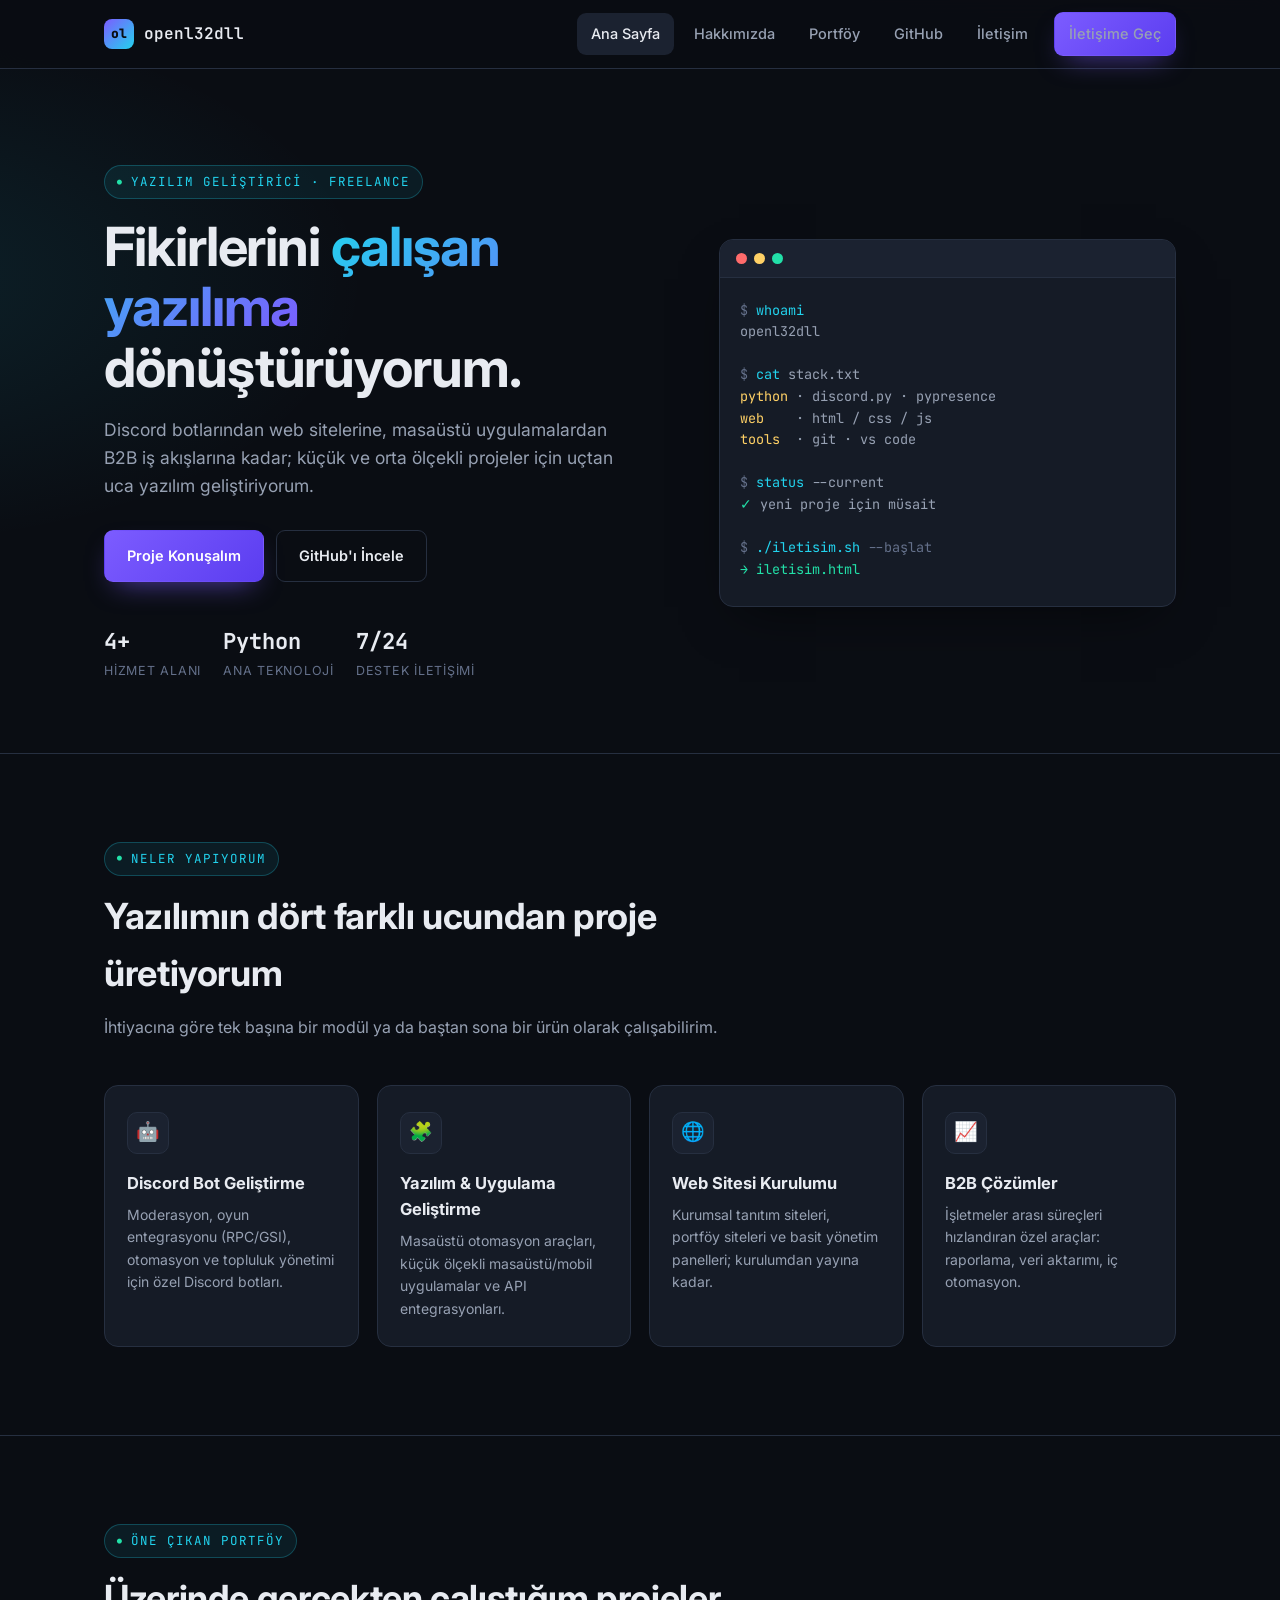
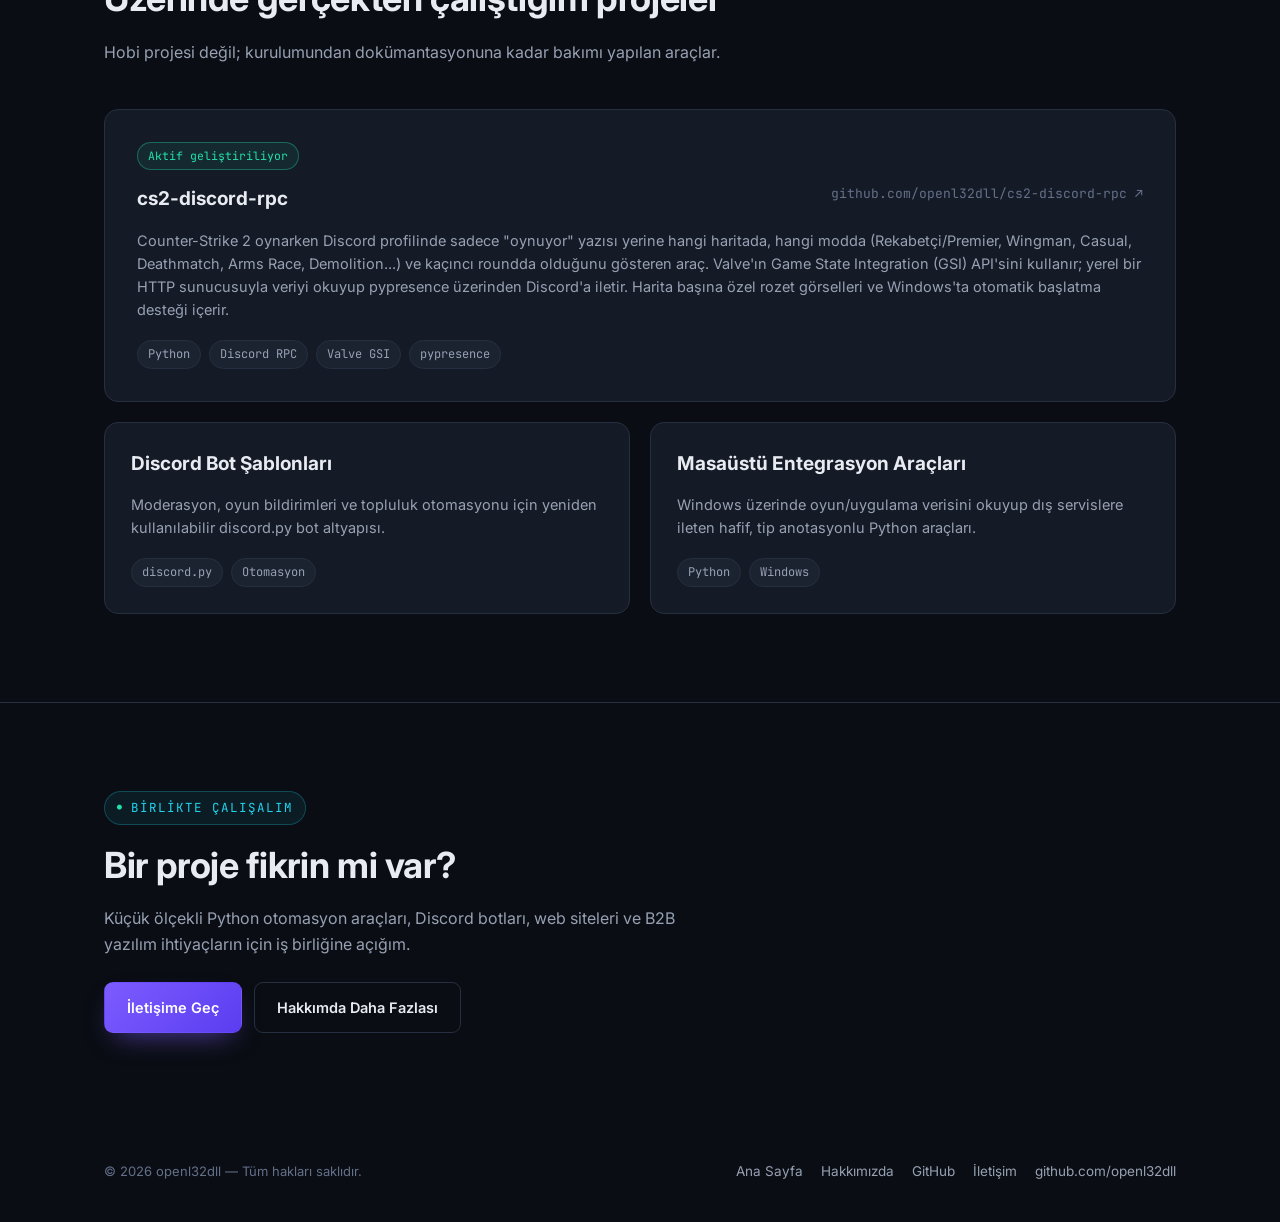
<file: index.html>
<!doctype html>
<html lang="tr">
<head>
<meta charset="UTF-8" />
<meta name="viewport" content="width=device-width, initial-scale=1.0" />
<title>openl32dll — Yazılım Geliştirici</title>
<meta name="description" content="openl32dll — Discord botları, masaüstü/mobil uygulama geliştirme, web sitesi kurulumu ve B2B yazılım çözümleri." />
<link rel="icon" href="data:,">
<link rel="preconnect" href="https://fonts.googleapis.com">
<link href="https://fonts.googleapis.com/css2?family=Inter:wght@400;500;600;700;800&family=JetBrains+Mono:wght@400;500;600&display=swap" rel="stylesheet">
<link rel="stylesheet" href="assets/css/style.css" />
</head>
<body>

<nav class="nav">
  <div class="container">
    <a href="index.html" class="brand">
      <span class="brand-mark">ol</span>
      openl32dll
    </a>
    <button class="nav-toggle" aria-label="Menüyü aç" aria-expanded="false">☰</button>
    <div class="nav-links">
      <a href="index.html" class="active">Ana Sayfa</a>
      <a href="hakkimizda.html">Hakkımızda</a>
      <a href="index.html#portfoy">Portföy</a>
      <a href="github.html">GitHub</a>
      <a href="iletisim.html">İletişim</a>
      <a href="iletisim.html" class="btn btn-primary nav-cta">İletişime Geç</a>
    </div>
  </div>
</nav>

<header class="hero">
  <div class="container hero-grid">
    <div>
      <span class="eyebrow">Yazılım Geliştirici · Freelance</span>
      <h1>Fikirlerini <span>çalışan yazılıma</span> dönüştürüyorum.</h1>
      <p class="lead">
        Discord botlarından web sitelerine, masaüstü uygulamalardan B2B iş
        akışlarına kadar; küçük ve orta ölçekli projeler için uçtan uca
        yazılım geliştiriyorum.
      </p>
      <div class="hero-actions">
        <a href="iletisim.html" class="btn btn-primary">Proje Konuşalım</a>
        <a href="github.html" class="btn btn-ghost">GitHub'ı İncele</a>
      </div>
      <div class="hero-meta">
        <div><strong>4+</strong><span>Hizmet Alanı</span></div>
        <div><strong>Python</strong><span>Ana Teknoloji</span></div>
        <div><strong>7/24</strong><span>Destek İletişimi</span></div>
      </div>
    </div>

    <div class="terminal">
      <div class="terminal-bar"><span></span><span></span><span></span></div>
      <pre><span class="c3">$</span> <span class="c1">whoami</span>
openl32dll

<span class="c3">$</span> <span class="c1">cat</span> stack.txt
<span class="c4">python</span> · discord.py · pypresence
<span class="c4">web</span>    · html / css / js
<span class="c4">tools</span>  · git · vs code

<span class="c3">$</span> <span class="c1">status</span> --current
<span class="c2">✓</span> yeni proje için müsait

<span class="c3">$</span> <span class="c1">./iletisim.sh</span> <span class="c3">--başlat</span>
<span class="c2">→ iletisim.html</span></pre>
    </div>
  </div>
</header>

<section class="section" id="hizmetler">
  <div class="container">
    <div class="section-head">
      <span class="eyebrow">Neler Yapıyorum</span>
      <h2>Yazılımın dört farklı ucundan proje üretiyorum</h2>
      <p>İhtiyacına göre tek başına bir modül ya da baştan sona bir ürün olarak çalışabilirim.</p>
    </div>

    <div class="services-grid">
      <div class="service-card">
        <div class="service-icon">🤖</div>
        <h3>Discord Bot Geliştirme</h3>
        <p>Moderasyon, oyun entegrasyonu (RPC/GSI), otomasyon ve topluluk yönetimi için özel Discord botları.</p>
      </div>
      <div class="service-card">
        <div class="service-icon">🧩</div>
        <h3>Yazılım &amp; Uygulama Geliştirme</h3>
        <p>Masaüstü otomasyon araçları, küçük ölçekli masaüstü/mobil uygulamalar ve API entegrasyonları.</p>
      </div>
      <div class="service-card">
        <div class="service-icon">🌐</div>
        <h3>Web Sitesi Kurulumu</h3>
        <p>Kurumsal tanıtım siteleri, portföy siteleri ve basit yönetim panelleri; kurulumdan yayına kadar.</p>
      </div>
      <div class="service-card">
        <div class="service-icon">📈</div>
        <h3>B2B Çözümler</h3>
        <p>İşletmeler arası süreçleri hızlandıran özel araçlar: raporlama, veri aktarımı, iç otomasyon.</p>
      </div>
    </div>
  </div>
</section>

<section class="section" id="portfoy">
  <div class="container">
    <div class="section-head">
      <span class="eyebrow">Öne Çıkan Portföy</span>
      <h2>Üzerinde gerçekten çalıştığım projeler</h2>
      <p>Hobi projesi değil; kurulumundan dokümantasyonuna kadar bakımı yapılan araçlar.</p>
    </div>

    <div class="portfolio-grid">
      <div class="project-card featured">
        <span class="status-pill">Aktif geliştiriliyor</span>
        <div class="project-top">
          <h3>cs2-discord-rpc</h3>
          <a class="gh-link" href="https://github.com/openl32dll/cs2-discord-rpc" target="_blank" rel="noopener">github.com/openl32dll/cs2-discord-rpc ↗</a>
        </div>
        <p>
          Counter-Strike 2 oynarken Discord profilinde sadece "oynuyor" yazısı yerine
          hangi haritada, hangi modda (Rekabetçi/Premier, Wingman, Casual, Deathmatch,
          Arms Race, Demolition...) ve kaçıncı roundda olduğunu gösteren araç. Valve'ın
          Game State Integration (GSI) API'sini kullanır; yerel bir HTTP sunucusuyla veriyi
          okuyup pypresence üzerinden Discord'a iletir. Harita başına özel rozet görselleri
          ve Windows'ta otomatik başlatma desteği içerir.
        </p>
        <div class="project-tags">
          <span class="tag">Python</span>
          <span class="tag">Discord RPC</span>
          <span class="tag">Valve GSI</span>
          <span class="tag">pypresence</span>
        </div>
      </div>

      <div class="project-card">
        <div class="project-top">
          <h3>Discord Bot Şablonları</h3>
        </div>
        <p>Moderasyon, oyun bildirimleri ve topluluk otomasyonu için yeniden kullanılabilir discord.py bot altyapısı.</p>
        <div class="project-tags">
          <span class="tag">discord.py</span>
          <span class="tag">Otomasyon</span>
        </div>
      </div>

      <div class="project-card">
        <div class="project-top">
          <h3>Masaüstü Entegrasyon Araçları</h3>
        </div>
        <p>Windows üzerinde oyun/uygulama verisini okuyup dış servislere ileten hafif, tip anotasyonlu Python araçları.</p>
        <div class="project-tags">
          <span class="tag">Python</span>
          <span class="tag">Windows</span>
        </div>
      </div>
    </div>
  </div>
</section>

<section class="section" style="border-bottom:none;">
  <div class="container">
    <div class="section-head" style="margin-bottom:0;">
      <span class="eyebrow">Birlikte Çalışalım</span>
      <h2>Bir proje fikrin mi var?</h2>
      <p>Küçük ölçekli Python otomasyon araçları, Discord botları, web siteleri ve B2B yazılım ihtiyaçların için iş birliğine açığım.</p>
      <div class="hero-actions" style="margin-top:24px;">
        <a href="iletisim.html" class="btn btn-primary">İletişime Geç</a>
        <a href="hakkimizda.html" class="btn btn-ghost">Hakkımda Daha Fazlası</a>
      </div>
    </div>
  </div>
</section>

<footer>
  <div class="container footer-grid">
    <span class="copy">© <span data-year></span> openl32dll — Tüm hakları saklıdır.</span>
    <div class="footer-links">
      <a href="index.html">Ana Sayfa</a>
      <a href="hakkimizda.html">Hakkımızda</a>
      <a href="github.html">GitHub</a>
      <a href="iletisim.html">İletişim</a>
      <a href="https://github.com/openl32dll" target="_blank" rel="noopener">github.com/openl32dll</a>
    </div>
  </div>
</footer>

<script src="assets/js/main.js"></script>
</body>
</html>
</file>
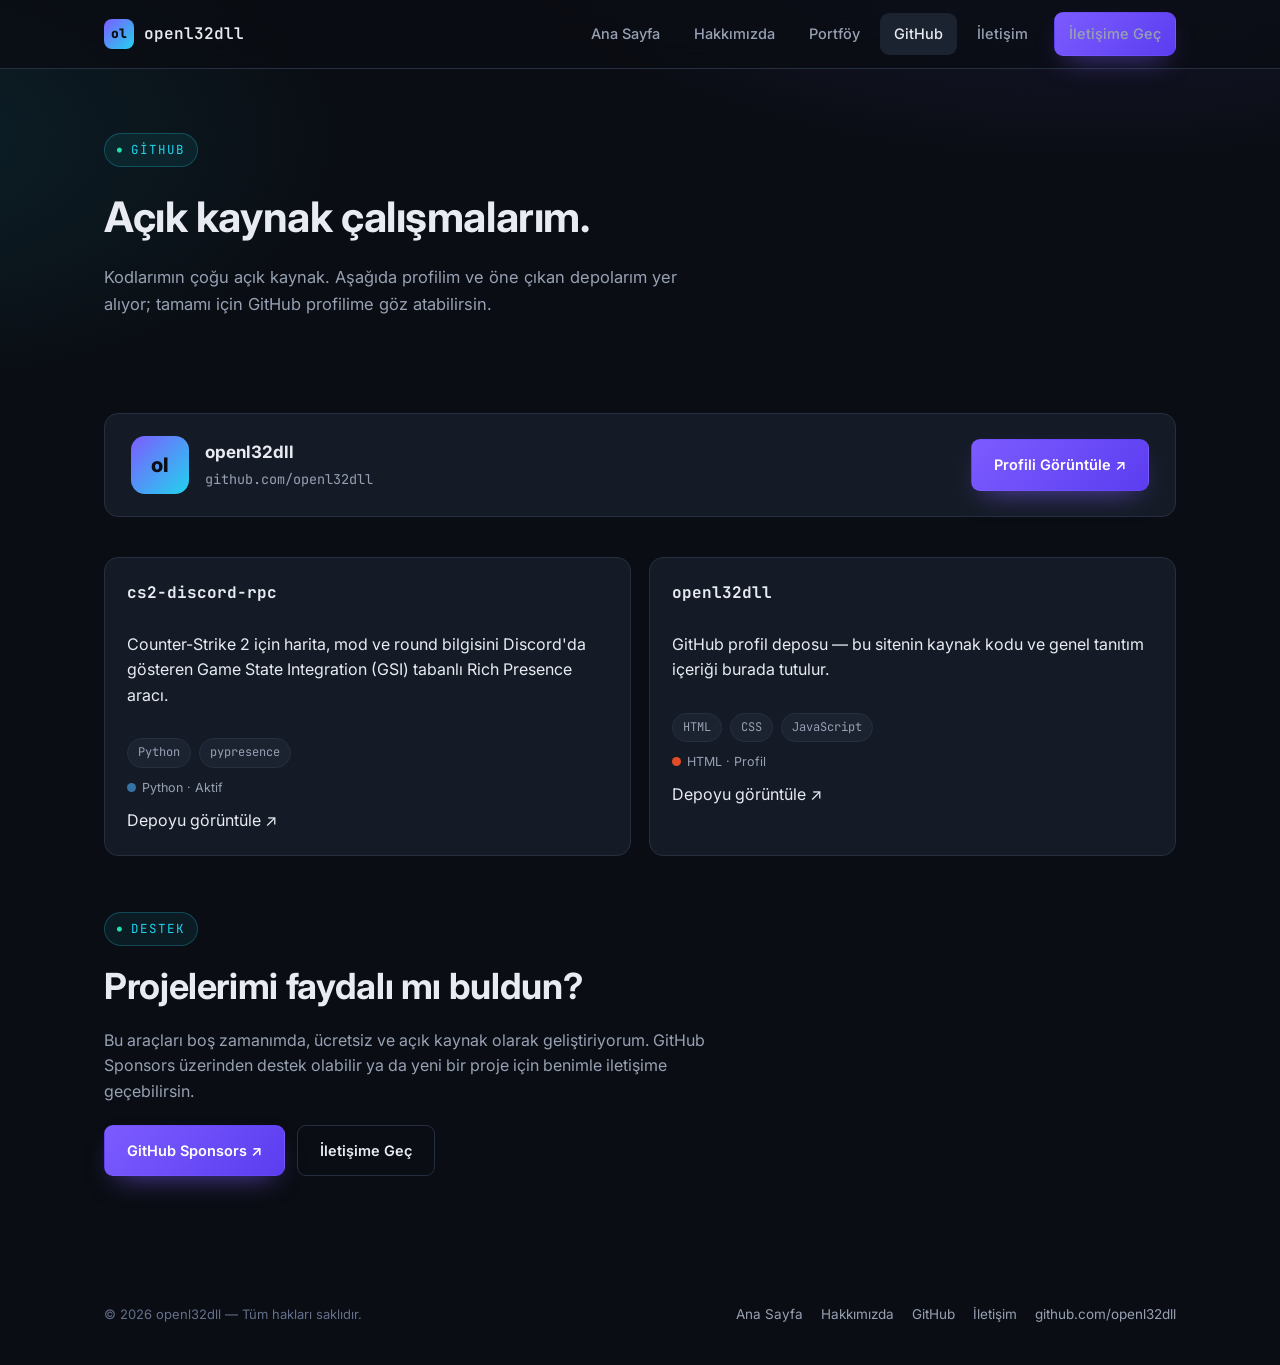
<file: github.html>
<!doctype html>
<html lang="tr">
<head>
<meta charset="UTF-8" />
<meta name="viewport" content="width=device-width, initial-scale=1.0" />
<title>GitHub — openl32dll</title>
<meta name="description" content="openl32dll'nin GitHub profili ve açık kaynak projeleri." />
<link rel="icon" href="data:,">
<link rel="preconnect" href="https://fonts.googleapis.com">
<link href="https://fonts.googleapis.com/css2?family=Inter:wght@400;500;600;700;800&family=JetBrains+Mono:wght@400;500;600&display=swap" rel="stylesheet">
<link rel="stylesheet" href="assets/css/style.css" />
</head>
<body>

<nav class="nav">
  <div class="container">
    <a href="index.html" class="brand">
      <span class="brand-mark">ol</span>
      openl32dll
    </a>
    <button class="nav-toggle" aria-label="Menüyü aç" aria-expanded="false">☰</button>
    <div class="nav-links">
      <a href="index.html">Ana Sayfa</a>
      <a href="hakkimizda.html">Hakkımızda</a>
      <a href="index.html#portfoy">Portföy</a>
      <a href="github.html" class="active">GitHub</a>
      <a href="iletisim.html">İletişim</a>
      <a href="iletisim.html" class="btn btn-primary nav-cta">İletişime Geç</a>
    </div>
  </div>
</nav>

<header class="page-header">
  <div class="container">
    <span class="eyebrow">GitHub</span>
    <h1>Açık kaynak çalışmalarım.</h1>
    <p>Kodlarımın çoğu açık kaynak. Aşağıda profilim ve öne çıkan depolarım yer alıyor;
       tamamı için GitHub profilime göz atabilirsin.</p>
  </div>
</header>

<section class="section" style="border-bottom:none;">
  <div class="container">
    <div class="gh-profile">
      <div class="gh-profile-id">
        <div class="gh-avatar">ol</div>
        <div>
          <strong>openl32dll</strong>
          <span>github.com/openl32dll</span>
        </div>
      </div>
      <a href="https://github.com/openl32dll" target="_blank" rel="noopener" class="btn btn-primary">Profili Görüntüle ↗</a>
    </div>

    <div class="repo-grid">
      <div class="repo-card">
        <div class="repo-card-top">
          <h3>cs2-discord-rpc</h3>
        </div>
        <p>Counter-Strike 2 için harita, mod ve round bilgisini Discord'da gösteren
           Game State Integration (GSI) tabanlı Rich Presence aracı.</p>
        <div class="project-tags">
          <span class="tag">Python</span>
          <span class="tag">pypresence</span>
        </div>
        <div class="repo-lang">
          <span class="lang-dot" style="background:#3572A5;"></span>
          Python · Aktif
        </div>
        <a class="gh-link" href="https://github.com/openl32dll/cs2-discord-rpc" target="_blank" rel="noopener">Depoyu görüntüle ↗</a>
      </div>

      <div class="repo-card">
        <div class="repo-card-top">
          <h3>openl32dll</h3>
        </div>
        <p>GitHub profil deposu — bu sitenin kaynak kodu ve genel tanıtım içeriği burada tutulur.</p>
        <div class="project-tags">
          <span class="tag">HTML</span>
          <span class="tag">CSS</span>
          <span class="tag">JavaScript</span>
        </div>
        <div class="repo-lang">
          <span class="lang-dot" style="background:#e34c26;"></span>
          HTML · Profil
        </div>
        <a class="gh-link" href="https://github.com/openl32dll/openl32dll" target="_blank" rel="noopener">Depoyu görüntüle ↗</a>
      </div>
    </div>

    <div class="section-head" style="margin-top:56px; margin-bottom:0;">
      <span class="eyebrow">Destek</span>
      <h2>Projelerimi faydalı mı buldun?</h2>
      <p>Bu araçları boş zamanımda, ücretsiz ve açık kaynak olarak geliştiriyorum. GitHub Sponsors
         üzerinden destek olabilir ya da yeni bir proje için benimle iletişime geçebilirsin.</p>
      <div class="hero-actions" style="margin-top:20px;">
        <a href="https://github.com/sponsors/openl32dll" target="_blank" rel="noopener" class="btn btn-primary">GitHub Sponsors ↗</a>
        <a href="iletisim.html" class="btn btn-ghost">İletişime Geç</a>
      </div>
    </div>
  </div>
</section>

<footer>
  <div class="container footer-grid">
    <span class="copy">© <span data-year></span> openl32dll — Tüm hakları saklıdır.</span>
    <div class="footer-links">
      <a href="index.html">Ana Sayfa</a>
      <a href="hakkimizda.html">Hakkımızda</a>
      <a href="github.html">GitHub</a>
      <a href="iletisim.html">İletişim</a>
      <a href="https://github.com/openl32dll" target="_blank" rel="noopener">github.com/openl32dll</a>
    </div>
  </div>
</footer>

<script src="assets/js/main.js"></script>
</body>
</html>
</file>
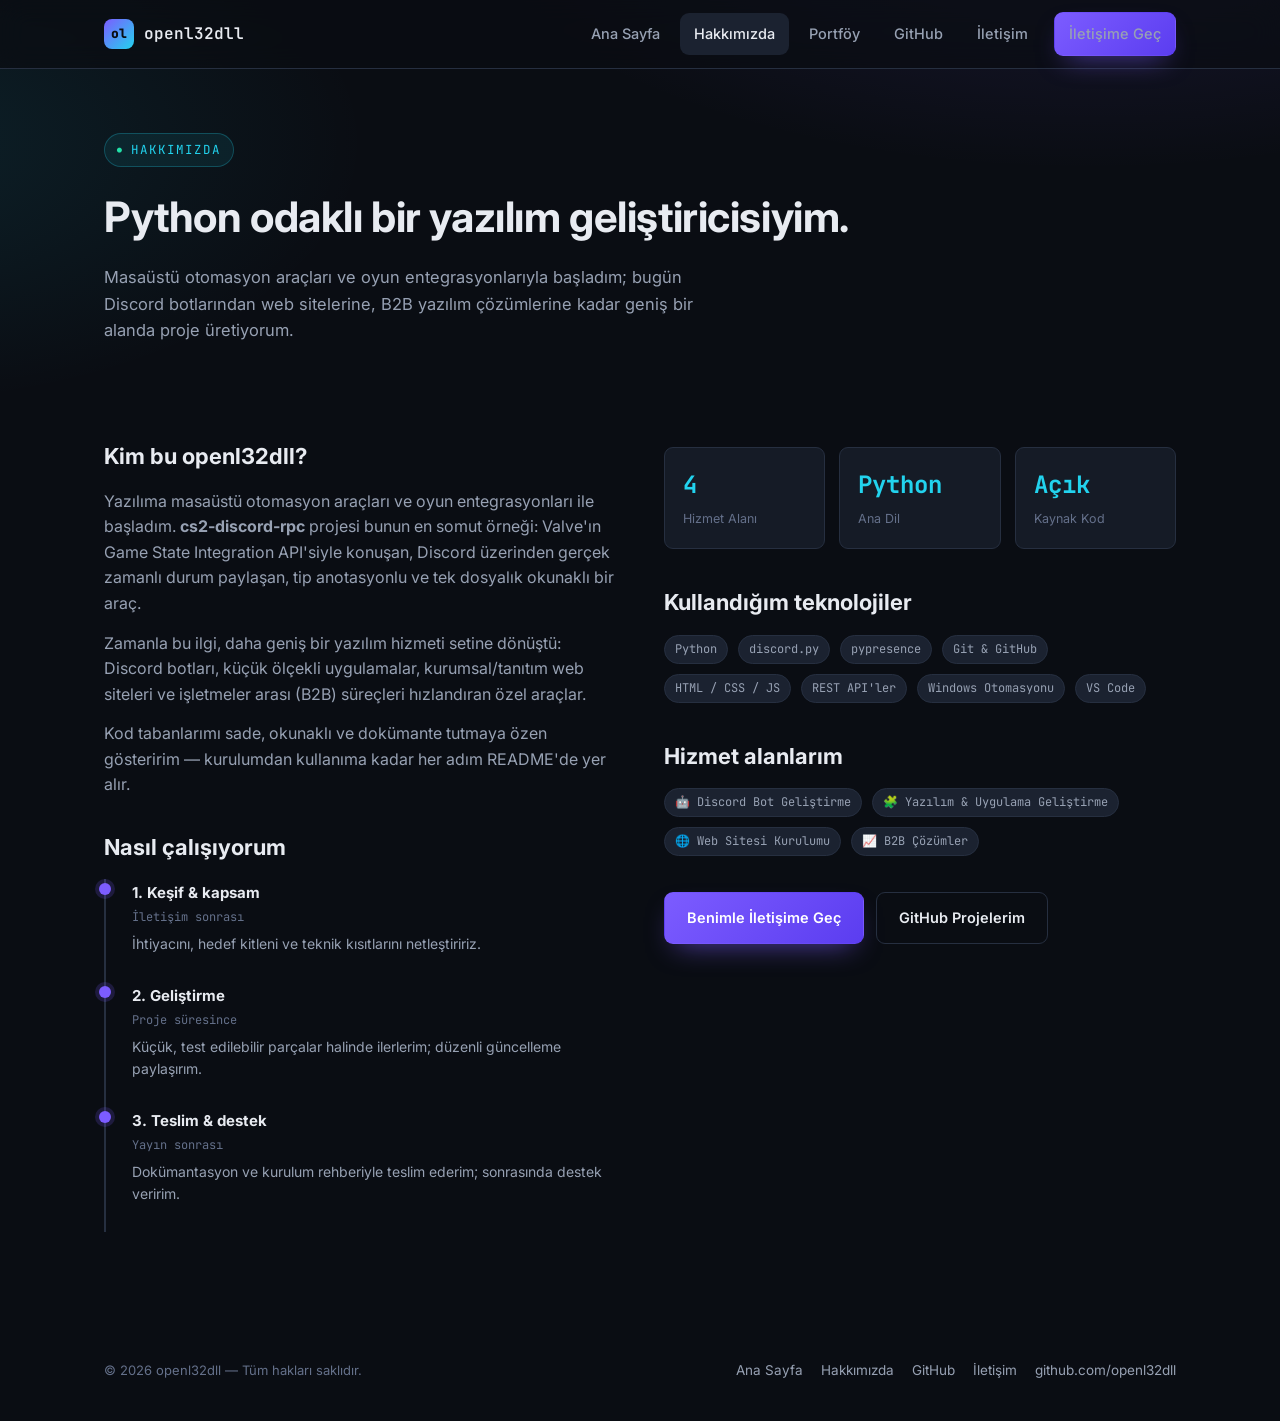
<file: hakkimizda.html>
<!doctype html>
<html lang="tr">
<head>
<meta charset="UTF-8" />
<meta name="viewport" content="width=device-width, initial-scale=1.0" />
<title>Hakkımızda — openl32dll</title>
<meta name="description" content="openl32dll kimdir, hangi teknolojilerle çalışır ve hangi alanlarda hizmet verir?" />
<link rel="icon" href="data:,">
<link rel="preconnect" href="https://fonts.googleapis.com">
<link href="https://fonts.googleapis.com/css2?family=Inter:wght@400;500;600;700;800&family=JetBrains+Mono:wght@400;500;600&display=swap" rel="stylesheet">
<link rel="stylesheet" href="assets/css/style.css" />
</head>
<body>

<nav class="nav">
  <div class="container">
    <a href="index.html" class="brand">
      <span class="brand-mark">ol</span>
      openl32dll
    </a>
    <button class="nav-toggle" aria-label="Menüyü aç" aria-expanded="false">☰</button>
    <div class="nav-links">
      <a href="index.html">Ana Sayfa</a>
      <a href="hakkimizda.html" class="active">Hakkımızda</a>
      <a href="index.html#portfoy">Portföy</a>
      <a href="github.html">GitHub</a>
      <a href="iletisim.html">İletişim</a>
      <a href="iletisim.html" class="btn btn-primary nav-cta">İletişime Geç</a>
    </div>
  </div>
</nav>

<header class="page-header">
  <div class="container">
    <span class="eyebrow">Hakkımızda</span>
    <h1>Python odaklı bir yazılım geliştiricisiyim.</h1>
    <p>Masaüstü otomasyon araçları ve oyun entegrasyonlarıyla başladım; bugün Discord botlarından
       web sitelerine, B2B yazılım çözümlerine kadar geniş bir alanda proje üretiyorum.</p>
  </div>
</header>

<section class="section">
  <div class="container about-grid">
    <div>
      <h2>Kim bu openl32dll?</h2>
      <p>
        Yazılıma masaüstü otomasyon araçları ve oyun entegrasyonları ile başladım.
        <strong>cs2-discord-rpc</strong> projesi bunun en somut örneği: Valve'ın
        Game State Integration API'siyle konuşan, Discord üzerinden gerçek zamanlı
        durum paylaşan, tip anotasyonlu ve tek dosyalık okunaklı bir araç.
      </p>
      <p>
        Zamanla bu ilgi, daha geniş bir yazılım hizmeti setine dönüştü: Discord
        botları, küçük ölçekli uygulamalar, kurumsal/tanıtım web siteleri ve
        işletmeler arası (B2B) süreçleri hızlandıran özel araçlar.
      </p>
      <p>
        Kod tabanlarımı sade, okunaklı ve dokümante tutmaya özen gösteririm —
        kurulumdan kullanıma kadar her adım README'de yer alır.
      </p>

      <h2 style="margin-top:32px;">Nasıl çalışıyorum</h2>
      <ul class="timeline">
        <li>
          <strong>1. Keşif &amp; kapsam</strong>
          <span class="period">İletişim sonrası</span>
          <p>İhtiyacını, hedef kitleni ve teknik kısıtlarını netleştiririz.</p>
        </li>
        <li>
          <strong>2. Geliştirme</strong>
          <span class="period">Proje süresince</span>
          <p>Küçük, test edilebilir parçalar halinde ilerlerim; düzenli güncelleme paylaşırım.</p>
        </li>
        <li>
          <strong>3. Teslim &amp; destek</strong>
          <span class="period">Yayın sonrası</span>
          <p>Dokümantasyon ve kurulum rehberiyle teslim ederim; sonrasında destek veririm.</p>
        </li>
      </ul>
    </div>

    <div>
      <div class="stat-grid">
        <div class="stat-card"><strong>4</strong><span>Hizmet Alanı</span></div>
        <div class="stat-card"><strong>Python</strong><span>Ana Dil</span></div>
        <div class="stat-card"><strong>Açık</strong><span>Kaynak Kod</span></div>
      </div>

      <h2 style="margin-top:36px;">Kullandığım teknolojiler</h2>
      <div class="skills-list">
        <span class="tag">Python</span>
        <span class="tag">discord.py</span>
        <span class="tag">pypresence</span>
        <span class="tag">Git &amp; GitHub</span>
        <span class="tag">HTML / CSS / JS</span>
        <span class="tag">REST API'ler</span>
        <span class="tag">Windows Otomasyonu</span>
        <span class="tag">VS Code</span>
      </div>

      <h2 style="margin-top:36px;">Hizmet alanlarım</h2>
      <div class="skills-list">
        <span class="tag">🤖 Discord Bot Geliştirme</span>
        <span class="tag">🧩 Yazılım &amp; Uygulama Geliştirme</span>
        <span class="tag">🌐 Web Sitesi Kurulumu</span>
        <span class="tag">📈 B2B Çözümler</span>
      </div>

      <div class="hero-actions" style="margin-top:36px;">
        <a href="iletisim.html" class="btn btn-primary">Benimle İletişime Geç</a>
        <a href="github.html" class="btn btn-ghost">GitHub Projelerim</a>
      </div>
    </div>
  </div>
</section>

<footer>
  <div class="container footer-grid">
    <span class="copy">© <span data-year></span> openl32dll — Tüm hakları saklıdır.</span>
    <div class="footer-links">
      <a href="index.html">Ana Sayfa</a>
      <a href="hakkimizda.html">Hakkımızda</a>
      <a href="github.html">GitHub</a>
      <a href="iletisim.html">İletişim</a>
      <a href="https://github.com/openl32dll" target="_blank" rel="noopener">github.com/openl32dll</a>
    </div>
  </div>
</footer>

<script src="assets/js/main.js"></script>
</body>
</html>
</file>
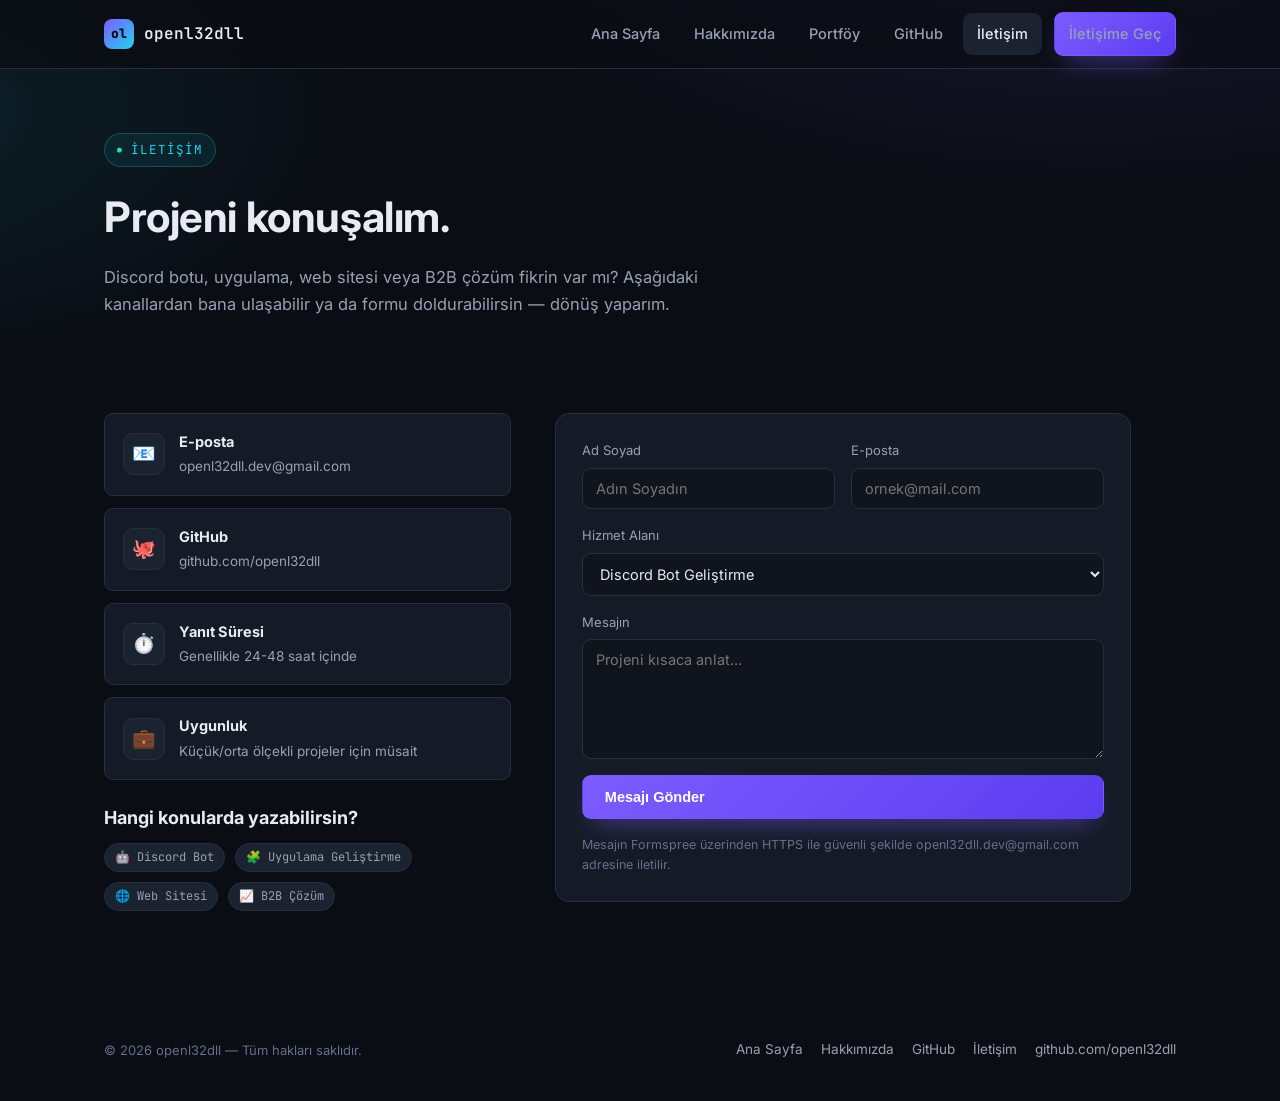
<file: iletisim.html>
<!doctype html>
<html lang="tr">
<head>
<meta charset="UTF-8" />
<meta name="viewport" content="width=device-width, initial-scale=1.0" />
<title>İletişim — openl32dll</title>
<meta name="description" content="Proje teklifin veya sorunun mu var? openl32dll ile e-posta veya GitHub üzerinden iletişime geç." />
<link rel="icon" href="data:,">
<link rel="preconnect" href="https://fonts.googleapis.com">
<link href="https://fonts.googleapis.com/css2?family=Inter:wght@400;500;600;700;800&family=JetBrains+Mono:wght@400;500;600&display=swap" rel="stylesheet">
<link rel="stylesheet" href="assets/css/style.css" />
</head>
<body>

<nav class="nav">
  <div class="container">
    <a href="index.html" class="brand">
      <span class="brand-mark">ol</span>
      openl32dll
    </a>
    <button class="nav-toggle" aria-label="Menüyü aç" aria-expanded="false">☰</button>
    <div class="nav-links">
      <a href="index.html">Ana Sayfa</a>
      <a href="hakkimizda.html">Hakkımızda</a>
      <a href="index.html#portfoy">Portföy</a>
      <a href="github.html">GitHub</a>
      <a href="iletisim.html" class="active">İletişim</a>
      <a href="iletisim.html" class="btn btn-primary nav-cta">İletişime Geç</a>
    </div>
  </div>
</nav>

<header class="page-header">
  <div class="container">
    <span class="eyebrow">İletişim</span>
    <h1>Projeni konuşalım.</h1>
    <p>Discord botu, uygulama, web sitesi veya B2B çözüm fikrin var mı? Aşağıdaki kanallardan
       bana ulaşabilir ya da formu doldurabilirsin — dönüş yaparım.</p>
  </div>
</header>

<section class="section" style="border-bottom:none;">
  <div class="container contact-grid">
    <div>
      <div class="contact-card">
        <div class="service-icon">📧</div>
        <div>
          <strong>E-posta</strong>
          <span>openl32dll.dev@gmail.com</span>
        </div>
      </div>
      <div class="contact-card">
        <div class="service-icon">🐙</div>
        <div>
          <strong>GitHub</strong>
          <span>github.com/openl32dll</span>
        </div>
      </div>
      <div class="contact-card">
        <div class="service-icon">⏱️</div>
        <div>
          <strong>Yanıt Süresi</strong>
          <span>Genellikle 24-48 saat içinde</span>
        </div>
      </div>
      <div class="contact-card">
        <div class="service-icon">💼</div>
        <div>
          <strong>Uygunluk</strong>
          <span>Küçük/orta ölçekli projeler için müsait</span>
        </div>
      </div>

      <div style="margin-top:24px;">
        <h2 style="font-size:18px;margin-bottom:10px;">Hangi konularda yazabilirsin?</h2>
        <div class="skills-list">
          <span class="tag">🤖 Discord Bot</span>
          <span class="tag">🧩 Uygulama Geliştirme</span>
          <span class="tag">🌐 Web Sitesi</span>
          <span class="tag">📈 B2B Çözüm</span>
        </div>
      </div>
    </div>

    <form class="contact-form" id="contact-form" action="https://formspree.io/f/mwlpprye" method="POST">
      <div class="form-row">
        <div class="field">
          <label for="name">Ad Soyad</label>
          <input id="name" name="name" type="text" placeholder="Adın Soyadın" required />
        </div>
        <div class="field">
          <label for="email">E-posta</label>
          <input id="email" name="email" type="email" placeholder="ornek@mail.com" required />
        </div>
      </div>

      <div class="field">
        <label for="topic">Hizmet Alanı</label>
        <select id="topic" name="topic">
          <option>Discord Bot Geliştirme</option>
          <option>Yazılım / Uygulama Geliştirme</option>
          <option>Web Sitesi Kurulumu</option>
          <option>B2B Çözümler</option>
          <option>Diğer</option>
        </select>
      </div>

      <div class="field">
        <label for="message">Mesajın</label>
        <textarea id="message" name="message" placeholder="Projeni kısaca anlat..." required></textarea>
      </div>

      <input type="text" name="_gotcha" style="display:none" tabindex="-1" autocomplete="off" />

      <button type="submit" class="btn btn-primary">Mesajı Gönder</button>
      <span class="form-note" id="form-status">Mesajın Formspree üzerinden HTTPS ile güvenli şekilde openl32dll.dev@gmail.com adresine iletilir.</span>
    </form>
  </div>
</section>

<footer>
  <div class="container footer-grid">
    <span class="copy">© <span data-year></span> openl32dll — Tüm hakları saklıdır.</span>
    <div class="footer-links">
      <a href="index.html">Ana Sayfa</a>
      <a href="hakkimizda.html">Hakkımızda</a>
      <a href="github.html">GitHub</a>
      <a href="iletisim.html">İletişim</a>
      <a href="https://github.com/openl32dll" target="_blank" rel="noopener">github.com/openl32dll</a>
    </div>
  </div>
</footer>

<script src="assets/js/main.js"></script>
</body>
</html>
</file>
<file: assets/css/style.css>
/* openl32dll — kişisel yazılım sitesi
   Tek stil dosyası, tüm sayfalarda ortak kullanılır. */

:root {
  --bg: #0a0d13;
  --bg-alt: #10141d;
  --surface: #151b26;
  --surface-2: #1b2230;
  --border: #262f40;
  --text: #e8ebf1;
  --text-dim: #97a1b3;
  --text-faint: #64708a;
  --accent: #7c5cff;
  --accent-2: #22d3ee;
  --accent-3: #22e0a8;
  --danger: #ff6b6b;
  --radius: 14px;
  --radius-sm: 9px;
  --shadow: 0 20px 50px -20px rgba(0, 0, 0, 0.6);
  --max-w: 1120px;
  --font: "Inter", "Segoe UI", system-ui, -apple-system, sans-serif;
  --font-mono: "JetBrains Mono", "Fira Code", ui-monospace, "SFMono-Regular", Menlo, monospace;
}

* { box-sizing: border-box; }

html { scroll-behavior: smooth; }

body {
  margin: 0;
  background:
    radial-gradient(1100px 520px at 85% -10%, rgba(124, 92, 255, 0.16), transparent 60%),
    radial-gradient(900px 480px at -10% 10%, rgba(34, 211, 238, 0.10), transparent 55%),
    var(--bg);
  color: var(--text);
  font-family: var(--font);
  line-height: 1.6;
  -webkit-font-smoothing: antialiased;
}

img { max-width: 100%; display: block; }
a { color: inherit; text-decoration: none; }

.container {
  max-width: var(--max-w);
  margin: 0 auto;
  padding: 0 24px;
}

/* ---------- Utility ---------- */
.eyebrow {
  display: inline-flex;
  align-items: center;
  gap: 8px;
  font-family: var(--font-mono);
  font-size: 12.5px;
  letter-spacing: 0.08em;
  text-transform: uppercase;
  color: var(--accent-2);
  background: rgba(34, 211, 238, 0.08);
  border: 1px solid rgba(34, 211, 238, 0.25);
  padding: 6px 12px;
  border-radius: 999px;
}
.eyebrow::before { content: "●"; color: var(--accent-3); font-size: 8px; }

.section {
  padding: 88px 0;
  border-bottom: 1px solid var(--border);
}
.section:last-of-type { border-bottom: none; }

.section-head {
  max-width: 620px;
  margin: 0 0 44px;
}
.section-head h2 {
  font-size: clamp(26px, 3.4vw, 36px);
  margin: 12px 0 12px;
  letter-spacing: -0.01em;
}
.section-head p { color: var(--text-dim); font-size: 16px; margin: 0; }

.btn {
  display: inline-flex;
  align-items: center;
  gap: 8px;
  padding: 13px 22px;
  border-radius: var(--radius-sm);
  font-weight: 600;
  font-size: 14.5px;
  border: 1px solid transparent;
  cursor: pointer;
  transition: transform 0.15s ease, border-color 0.15s ease, background 0.15s ease, color .15s ease;
}
.btn-primary {
  background: linear-gradient(135deg, var(--accent), #5b3df0);
  color: #fff;
  box-shadow: 0 12px 28px -12px rgba(124, 92, 255, 0.65);
}
.btn-primary:hover { transform: translateY(-2px); }
.btn-ghost {
  background: transparent;
  border-color: var(--border);
  color: var(--text);
}
.btn-ghost:hover { border-color: var(--accent-2); color: var(--accent-2); }

.tag {
  font-family: var(--font-mono);
  font-size: 12px;
  color: var(--text-dim);
  background: var(--surface-2);
  border: 1px solid var(--border);
  padding: 4px 10px;
  border-radius: 999px;
}

/* ---------- Nav ---------- */
.nav {
  position: sticky;
  top: 0;
  z-index: 50;
  backdrop-filter: blur(14px);
  background: rgba(10, 13, 19, 0.72);
  border-bottom: 1px solid var(--border);
}
.nav .container {
  display: flex;
  align-items: center;
  justify-content: space-between;
  height: 68px;
}
.brand {
  display: flex;
  align-items: center;
  gap: 10px;
  font-family: var(--font-mono);
  font-weight: 600;
  font-size: 16px;
  color: var(--text);
}
.brand-mark {
  width: 30px;
  height: 30px;
  border-radius: 8px;
  background: linear-gradient(135deg, var(--accent), var(--accent-2));
  display: flex;
  align-items: center;
  justify-content: center;
  font-size: 13px;
  color: #0a0d13;
  font-weight: 800;
}
.nav-links {
  display: flex;
  align-items: center;
  gap: 6px;
}
.nav-links a {
  padding: 9px 14px;
  border-radius: var(--radius-sm);
  font-size: 14.5px;
  color: var(--text-dim);
  font-weight: 500;
}
.nav-links a:hover { color: var(--text); background: var(--surface); }
.nav-links a.active { color: var(--text); background: var(--surface-2); }
.nav-cta { margin-left: 6px; }
.nav-toggle {
  display: none;
  background: none;
  border: 1px solid var(--border);
  border-radius: var(--radius-sm);
  color: var(--text);
  padding: 9px 11px;
  cursor: pointer;
}

@media (max-width: 780px) {
  .nav-links { position: fixed; inset: 68px 0 auto 0; flex-direction: column; align-items: stretch;
    background: var(--bg-alt); border-bottom: 1px solid var(--border); padding: 10px 20px 18px;
    gap: 2px; transform-origin: top; transform: scaleY(0); opacity: 0; pointer-events: none;
    transition: transform 0.18s ease, opacity 0.18s ease; }
  .nav-links.open { transform: scaleY(1); opacity: 1; pointer-events: auto; }
  .nav-links a { padding: 12px 10px; }
  .nav-cta { margin-left: 0; }
  .nav-toggle { display: inline-flex; }
}

/* ---------- Hero ---------- */
.hero {
  padding: 96px 0 72px;
  border-bottom: 1px solid var(--border);
}
.hero-grid {
  display: grid;
  grid-template-columns: 1.1fr 0.9fr;
  gap: 56px;
  align-items: center;
}
.hero h1 {
  font-size: clamp(34px, 5vw, 54px);
  line-height: 1.12;
  letter-spacing: -0.02em;
  margin: 18px 0 18px;
}
.hero h1 span {
  background: linear-gradient(135deg, var(--accent-2), var(--accent));
  -webkit-background-clip: text;
  background-clip: text;
  color: transparent;
}
.hero p.lead { color: var(--text-dim); font-size: 17.5px; max-width: 520px; margin: 0 0 30px; }
.hero-actions { display: flex; gap: 12px; flex-wrap: wrap; }
.hero-meta { display: flex; gap: 22px; margin-top: 42px; flex-wrap: wrap; }
.hero-meta div { display: flex; flex-direction: column; gap: 2px; }
.hero-meta strong { font-size: 22px; font-family: var(--font-mono); }
.hero-meta span { font-size: 12.5px; color: var(--text-faint); text-transform: uppercase; letter-spacing: 0.06em; }

.terminal {
  background: var(--surface);
  border: 1px solid var(--border);
  border-radius: var(--radius);
  overflow: hidden;
  box-shadow: var(--shadow);
}
.terminal-bar { display: flex; gap: 7px; padding: 13px 16px; border-bottom: 1px solid var(--border); background: var(--surface-2); }
.terminal-bar span { width: 11px; height: 11px; border-radius: 50%; background: var(--border); }
.terminal-bar span:nth-child(1) { background: #ff6b6b; }
.terminal-bar span:nth-child(2) { background: #ffd166; }
.terminal-bar span:nth-child(3) { background: #22e0a8; }
.terminal pre {
  margin: 0;
  padding: 22px 20px 26px;
  font-family: var(--font-mono);
  font-size: 13.5px;
  color: var(--text-dim);
  overflow-x: auto;
}
.terminal .c1 { color: var(--accent-2); }
.terminal .c2 { color: var(--accent-3); }
.terminal .c3 { color: var(--text-faint); }
.terminal .c4 { color: #ffd166; }

/* ---------- Services ---------- */
.services-grid {
  display: grid;
  grid-template-columns: repeat(4, 1fr);
  gap: 18px;
}
@media (max-width: 980px) { .services-grid { grid-template-columns: repeat(2, 1fr); } }
@media (max-width: 560px) { .services-grid { grid-template-columns: 1fr; } }

.service-card {
  background: var(--surface);
  border: 1px solid var(--border);
  border-radius: var(--radius);
  padding: 26px 22px;
  transition: border-color .15s ease, transform .15s ease;
}
.service-card:hover { border-color: var(--accent); transform: translateY(-3px); }
.service-icon {
  width: 42px; height: 42px; border-radius: 10px;
  display: flex; align-items: center; justify-content: center;
  background: var(--surface-2); border: 1px solid var(--border);
  font-size: 19px; margin-bottom: 16px;
}
.service-card h3 { font-size: 16.5px; margin: 0 0 8px; }
.service-card p { font-size: 14px; color: var(--text-dim); margin: 0; }

/* ---------- Portfolio ---------- */
.portfolio-grid {
  display: grid;
  grid-template-columns: repeat(2, 1fr);
  gap: 20px;
}
@media (max-width: 780px) { .portfolio-grid { grid-template-columns: 1fr; } }

.project-card {
  background: var(--surface);
  border: 1px solid var(--border);
  border-radius: var(--radius);
  padding: 26px;
  display: flex;
  flex-direction: column;
  gap: 14px;
  transition: border-color .15s ease, transform .15s ease;
}
.project-card:hover { border-color: var(--accent-2); transform: translateY(-3px); }
.project-card.featured { grid-column: 1 / -1; padding: 32px; }
.project-top { display: flex; align-items: flex-start; justify-content: space-between; gap: 16px; }
.project-top h3 { margin: 0; font-size: 19px; }
.project-top a.gh-link { color: var(--text-faint); font-size: 13px; font-family: var(--font-mono); }
.project-top a.gh-link:hover { color: var(--accent-2); }
.project-card p { color: var(--text-dim); font-size: 14.5px; margin: 0; }
.project-tags { display: flex; flex-wrap: wrap; gap: 8px; margin-top: 4px; }
.status-pill {
  font-family: var(--font-mono); font-size: 11.5px; padding: 4px 10px; border-radius: 999px;
  border: 1px solid rgba(34, 224, 168, 0.35); background: rgba(34, 224, 168, 0.08); color: var(--accent-3);
  width: fit-content;
}

/* ---------- Page header (inner pages) ---------- */
.page-header { padding: 64px 0 8px; }
.page-header .eyebrow { margin-bottom: 16px; }
.page-header h1 { font-size: clamp(28px, 4vw, 42px); margin: 0 0 14px; letter-spacing: -0.01em; }
.page-header p { color: var(--text-dim); max-width: 620px; font-size: 16.5px; margin: 0; }

/* ---------- About ---------- */
.about-grid {
  display: grid;
  grid-template-columns: 1fr 1fr;
  gap: 48px;
  align-items: start;
}
@media (max-width: 860px) { .about-grid { grid-template-columns: 1fr; } }
.about-grid h2 { font-size: 22px; margin: 0 0 14px; }
.about-grid p { color: var(--text-dim); margin: 0 0 14px; }

.stat-grid { display: grid; grid-template-columns: repeat(3, 1fr); gap: 14px; margin-top: 8px; }
@media (max-width: 560px) { .stat-grid { grid-template-columns: 1fr 1fr; } }
.stat-card { background: var(--surface); border: 1px solid var(--border); border-radius: var(--radius-sm); padding: 18px; }
.stat-card strong { display: block; font-family: var(--font-mono); font-size: 24px; color: var(--accent-2); }
.stat-card span { font-size: 12.5px; color: var(--text-faint); }

.timeline { list-style: none; margin: 0; padding: 0; border-left: 2px solid var(--border); }
.timeline li { position: relative; padding: 2px 0 26px 26px; }
.timeline li::before {
  content: ""; position: absolute; left: -7px; top: 4px; width: 12px; height: 12px;
  border-radius: 50%; background: var(--accent); box-shadow: 0 0 0 4px rgba(124, 92, 255, 0.18);
}
.timeline li strong { display: block; font-size: 15px; margin-bottom: 3px; }
.timeline li span.period { font-family: var(--font-mono); font-size: 12px; color: var(--text-faint); display: block; margin-bottom: 6px; }
.timeline li p { margin: 0; color: var(--text-dim); font-size: 14px; }

.skills-list { display: flex; flex-wrap: wrap; gap: 10px; margin-top: 8px; }

/* ---------- Contact ---------- */
.contact-grid {
  display: grid;
  grid-template-columns: 0.9fr 1.1fr;
  gap: 44px;
  align-items: start;
}
@media (max-width: 860px) { .contact-grid { grid-template-columns: 1fr; } }

.contact-card {
  display: flex;
  align-items: center;
  gap: 14px;
  background: var(--surface);
  border: 1px solid var(--border);
  border-radius: var(--radius-sm);
  padding: 16px 18px;
  margin-bottom: 12px;
}
.contact-card .service-icon { margin-bottom: 0; flex-shrink: 0; }
.contact-card strong { display: block; font-size: 14.5px; }
.contact-card span { font-size: 13.5px; color: var(--text-dim); }

form.contact-form {
  background: var(--surface);
  border: 1px solid var(--border);
  border-radius: var(--radius);
  padding: 26px;
  display: grid;
  gap: 16px;
}
.form-row { display: grid; grid-template-columns: 1fr 1fr; gap: 16px; }
@media (max-width: 560px) { .form-row { grid-template-columns: 1fr; } }
.field { display: flex; flex-direction: column; gap: 7px; }
.field label { font-size: 13px; color: var(--text-dim); }
.field input, .field select, .field textarea {
  background: var(--bg-alt); border: 1px solid var(--border); border-radius: var(--radius-sm);
  padding: 11px 13px; color: var(--text); font-family: var(--font); font-size: 14.5px;
}
.field textarea { resize: vertical; min-height: 120px; }
.field input:focus, .field select:focus, .field textarea:focus { outline: none; border-color: var(--accent); }
.form-note { font-size: 12.5px; color: var(--text-faint); }

/* ---------- GitHub page ---------- */
.gh-profile {
  display: flex;
  align-items: center;
  gap: 18px;
  background: var(--surface);
  border: 1px solid var(--border);
  border-radius: var(--radius);
  padding: 22px 26px;
  margin-bottom: 40px;
  flex-wrap: wrap;
  justify-content: space-between;
}
.gh-profile-id { display: flex; align-items: center; gap: 16px; }
.gh-avatar {
  width: 58px; height: 58px; border-radius: 14px;
  background: linear-gradient(135deg, var(--accent), var(--accent-2));
  display: flex; align-items: center; justify-content: center; font-weight: 800; color: #0a0d13; font-size: 20px;
}
.gh-profile-id strong { font-size: 17px; display: block; }
.gh-profile-id span { color: var(--text-dim); font-size: 13.5px; font-family: var(--font-mono); }

.repo-grid { display: grid; grid-template-columns: repeat(2, 1fr); gap: 18px; }
@media (max-width: 780px) { .repo-grid { grid-template-columns: 1fr; } }
.repo-card {
  background: var(--surface); border: 1px solid var(--border); border-radius: var(--radius);
  padding: 22px; display: flex; flex-direction: column; gap: 10px; transition: border-color .15s ease, transform .15s ease;
}
.repo-card:hover { border-color: var(--accent); transform: translateY(-3px); }
.repo-card-top { display: flex; align-items: center; justify-content: between; gap: 10px; }
.repo-card-top h3 { margin: 0; font-size: 16px; font-family: var(--font-mono); }
.repo-lang { display: flex; align-items: center; gap: 6px; font-size: 12.5px; color: var(--text-dim); }
.lang-dot { width: 9px; height: 9px; border-radius: 50%; }

/* ---------- Footer ---------- */
footer {
  padding: 40px 0;
}
.footer-grid {
  display: flex;
  justify-content: space-between;
  align-items: center;
  flex-wrap: wrap;
  gap: 18px;
}
.footer-links { display: flex; gap: 18px; flex-wrap: wrap; }
.footer-links a { color: var(--text-dim); font-size: 13.5px; }
.footer-links a:hover { color: var(--accent-2); }
footer .copy { color: var(--text-faint); font-size: 13px; }
</file>
